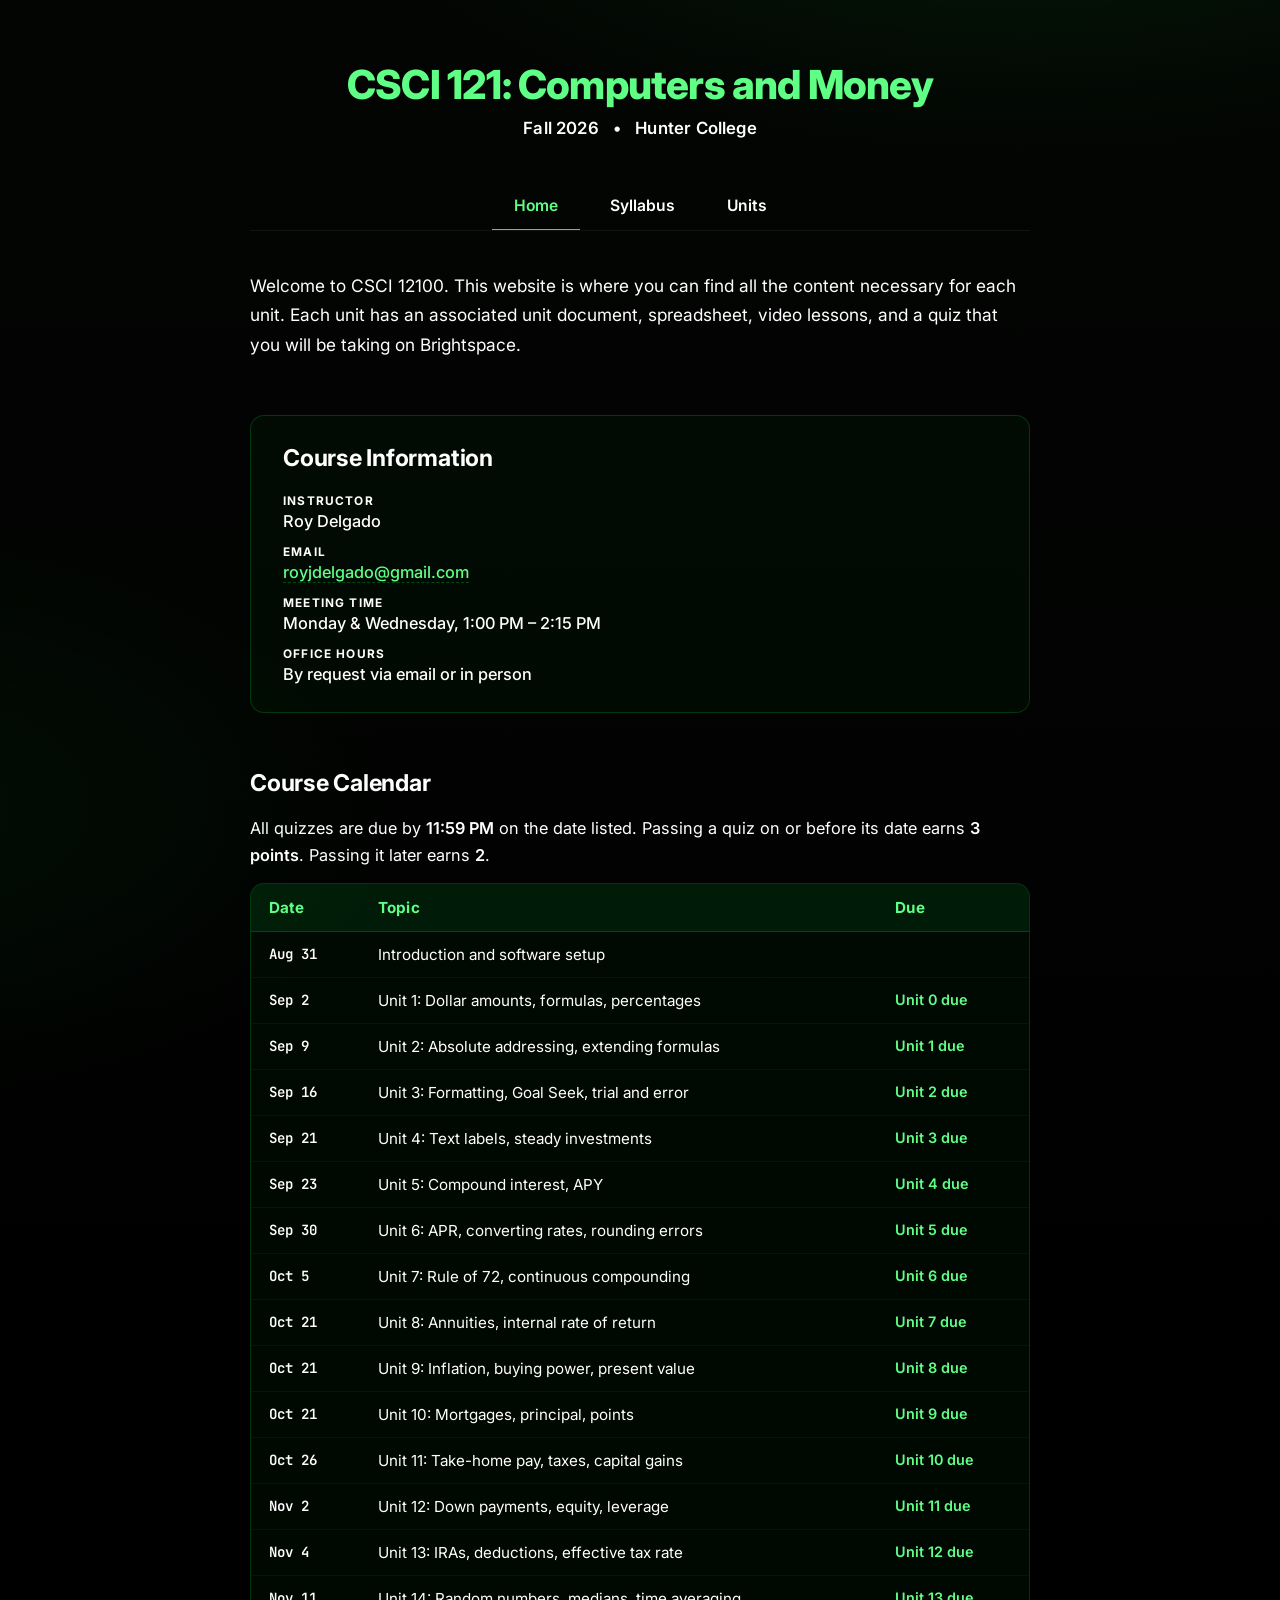
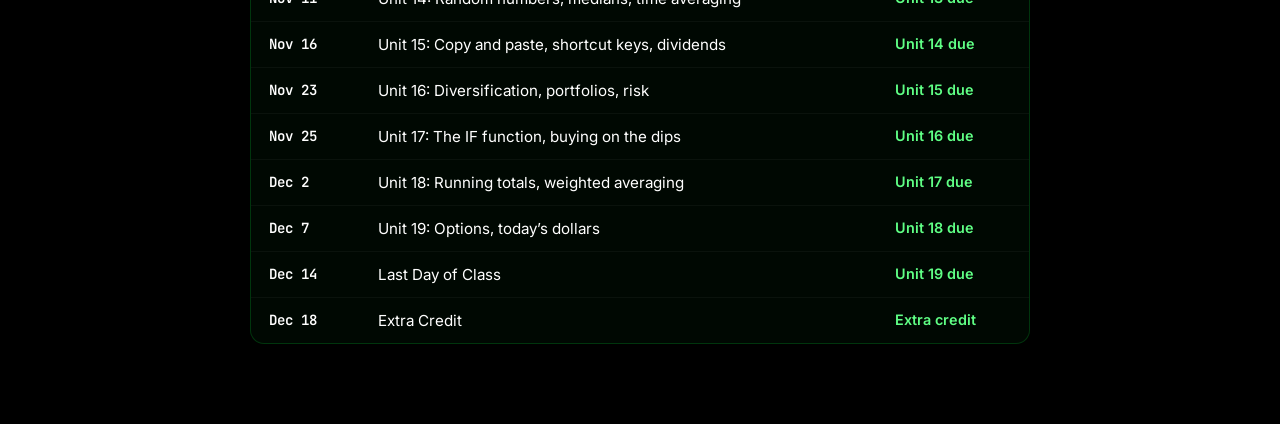
<file: index.html>
<!DOCTYPE html>
<html lang="en">
<head>
<meta charset="UTF-8" />
<meta name="viewport" content="width=device-width, initial-scale=1.0" />
<title>CSCI 121</title>
<link rel="preconnect" href="https://fonts.googleapis.com" />
<link rel="preconnect" href="https://fonts.gstatic.com" crossorigin />
<link href="https://fonts.googleapis.com/css2?family=Inter:wght@400;500;600;700;800&family=JetBrains+Mono:wght@400;500&display=swap" rel="stylesheet" />
<link rel="stylesheet" href="style.css" />
</head>
<body>
<div class="page">

  <header class="hero">
    <h1>CSCI 121: Computers and Money</h1>
    <p class="subtitle">Fall 2026 <span class="sep">&bull;</span> Hunter College</p>
  </header>

  <nav class="tabs" role="tablist">
    <a class="tab active" href="index.html">Home</a>
    <a class="tab" href="syllabus.html">Syllabus</a>
    <a class="tab" href="units.html">Units</a>
  </nav>

  <section class="panel">

    <p class="welcome">
      Welcome to CSCI 12100. This website is where you can find all the content necessary for each unit.
      Each unit has an associated unit document, spreadsheet, video lessons, and a quiz that you will be taking on Brightspace.
    </p>

    <section class="section info-card">
      <h2 class="section-title">Course Information</h2>
      <ul class="info-list">
        <li>
          <span class="label">Instructor</span>
          <span class="value">Roy Delgado</span>
        </li>
        <li>
          <span class="label">Email</span>
          <span class="value"><a href="mailto:royjdelgado@gmail.com">royjdelgado@gmail.com</a></span>
        </li>
        <li>
          <span class="label">Meeting Time</span>
          <span class="value">Monday &amp; Wednesday, 1:00 PM &ndash; 2:15 PM</span>
        </li>

        <li>
          <span class="label">Office Hours</span>
          <span class="value">By request via email or in person</span>
        </li>
      </ul>
    </section>

   

    <section class="section">
      <h2 class="section-title">Course Calendar</h2>
      <p class="prose">
        All quizzes are due by <strong>11:59 PM</strong> on the date listed. Passing a quiz on or before its date
        earns <strong>3 points</strong>. Passing it later earns <strong>2</strong>.
      </p>
      <div class="calendar-wrap">
        <div class="calendar-scroll">
          <table class="calendar">
            <thead>
              <tr>
                <th>Date</th>
                <th>Topic</th>
                <th>Due</th>
              </tr>
            </thead>
            <tbody>
              <tr><td class="date-cell">Aug 31</td><td>Introduction and software setup</td><td class="due-cell"></td></tr>
              <tr><td class="date-cell">Sep 2</td><td>Unit 1: Dollar amounts, formulas, percentages</td><td class="due-cell">Unit 0 due</td></tr>
              <tr><td class="date-cell">Sep 9</td><td>Unit 2: Absolute addressing, extending formulas</td><td class="due-cell">Unit 1 due</td></tr>
              <tr><td class="date-cell">Sep 16</td><td>Unit 3: Formatting, Goal Seek, trial and error</td><td class="due-cell">Unit 2 due</td></tr>
              <tr><td class="date-cell">Sep 21</td><td>Unit 4: Text labels, steady investments</td><td class="due-cell">Unit 3 due</td></tr>
              <tr><td class="date-cell">Sep 23</td><td>Unit 5: Compound interest, APY</td><td class="due-cell">Unit 4 due</td></tr>
              <tr><td class="date-cell">Sep 30</td><td>Unit 6: APR, converting rates, rounding errors</td><td class="due-cell">Unit 5 due</td></tr>
              <tr><td class="date-cell">Oct 5</td><td>Unit 7: Rule of 72, continuous compounding</td><td class="due-cell">Unit 6 due</td></tr>
              <tr><td class="date-cell">Oct 21</td><td>Unit 8: Annuities, internal rate of return</td><td class="due-cell">Unit 7 due</td></tr>
              <tr><td class="date-cell">Oct 21</td><td>Unit 9: Inflation, buying power, present value</td><td class="due-cell">Unit 8 due</td></tr>
              <tr><td class="date-cell">Oct 21</td><td>Unit 10: Mortgages, principal, points</td><td class="due-cell">Unit 9 due</td></tr>
              <tr><td class="date-cell">Oct 26</td><td>Unit 11: Take-home pay, taxes, capital gains</td><td class="due-cell">Unit 10 due</td></tr>
              <tr><td class="date-cell">Nov 2</td><td>Unit 12: Down payments, equity, leverage</td><td class="due-cell">Unit 11 due</td></tr>
              <tr><td class="date-cell">Nov 4</td><td>Unit 13: IRAs, deductions, effective tax rate</td><td class="due-cell">Unit 12 due</td></tr>
              <tr><td class="date-cell">Nov 11</td><td>Unit 14: Random numbers, medians, time averaging</td><td class="due-cell">Unit 13 due</td></tr>
              <tr><td class="date-cell">Nov 16</td><td>Unit 15: Copy and paste, shortcut keys, dividends</td><td class="due-cell">Unit 14 due</td></tr>
              <tr><td class="date-cell">Nov 23</td><td>Unit 16: Diversification, portfolios, risk</td><td class="due-cell">Unit 15 due</td></tr>
              <tr><td class="date-cell">Nov 25</td><td>Unit 17: The IF function, buying on the dips</td><td class="due-cell">Unit 16 due</td></tr>
              <tr><td class="date-cell">Dec 2</td><td>Unit 18: Running totals, weighted averaging</td><td class="due-cell">Unit 17 due</td></tr>
              <tr><td class="date-cell">Dec 7</td><td>Unit 19: Options, today&rsquo;s dollars</td><td class="due-cell">Unit 18 due</td></tr>
              <tr><td class="date-cell">Dec 14</td><td>Last Day of Class</td><td class="due-cell">Unit 19 due</td></tr>
              <tr><td class="date-cell">Dec 18</td><td>Extra Credit</td><td class="due-cell">Extra credit</td></tr>
            </tbody>
          </table>
        </div>
      </div>
    </section>

  </section>

</div>
</body>
</html>
</file>
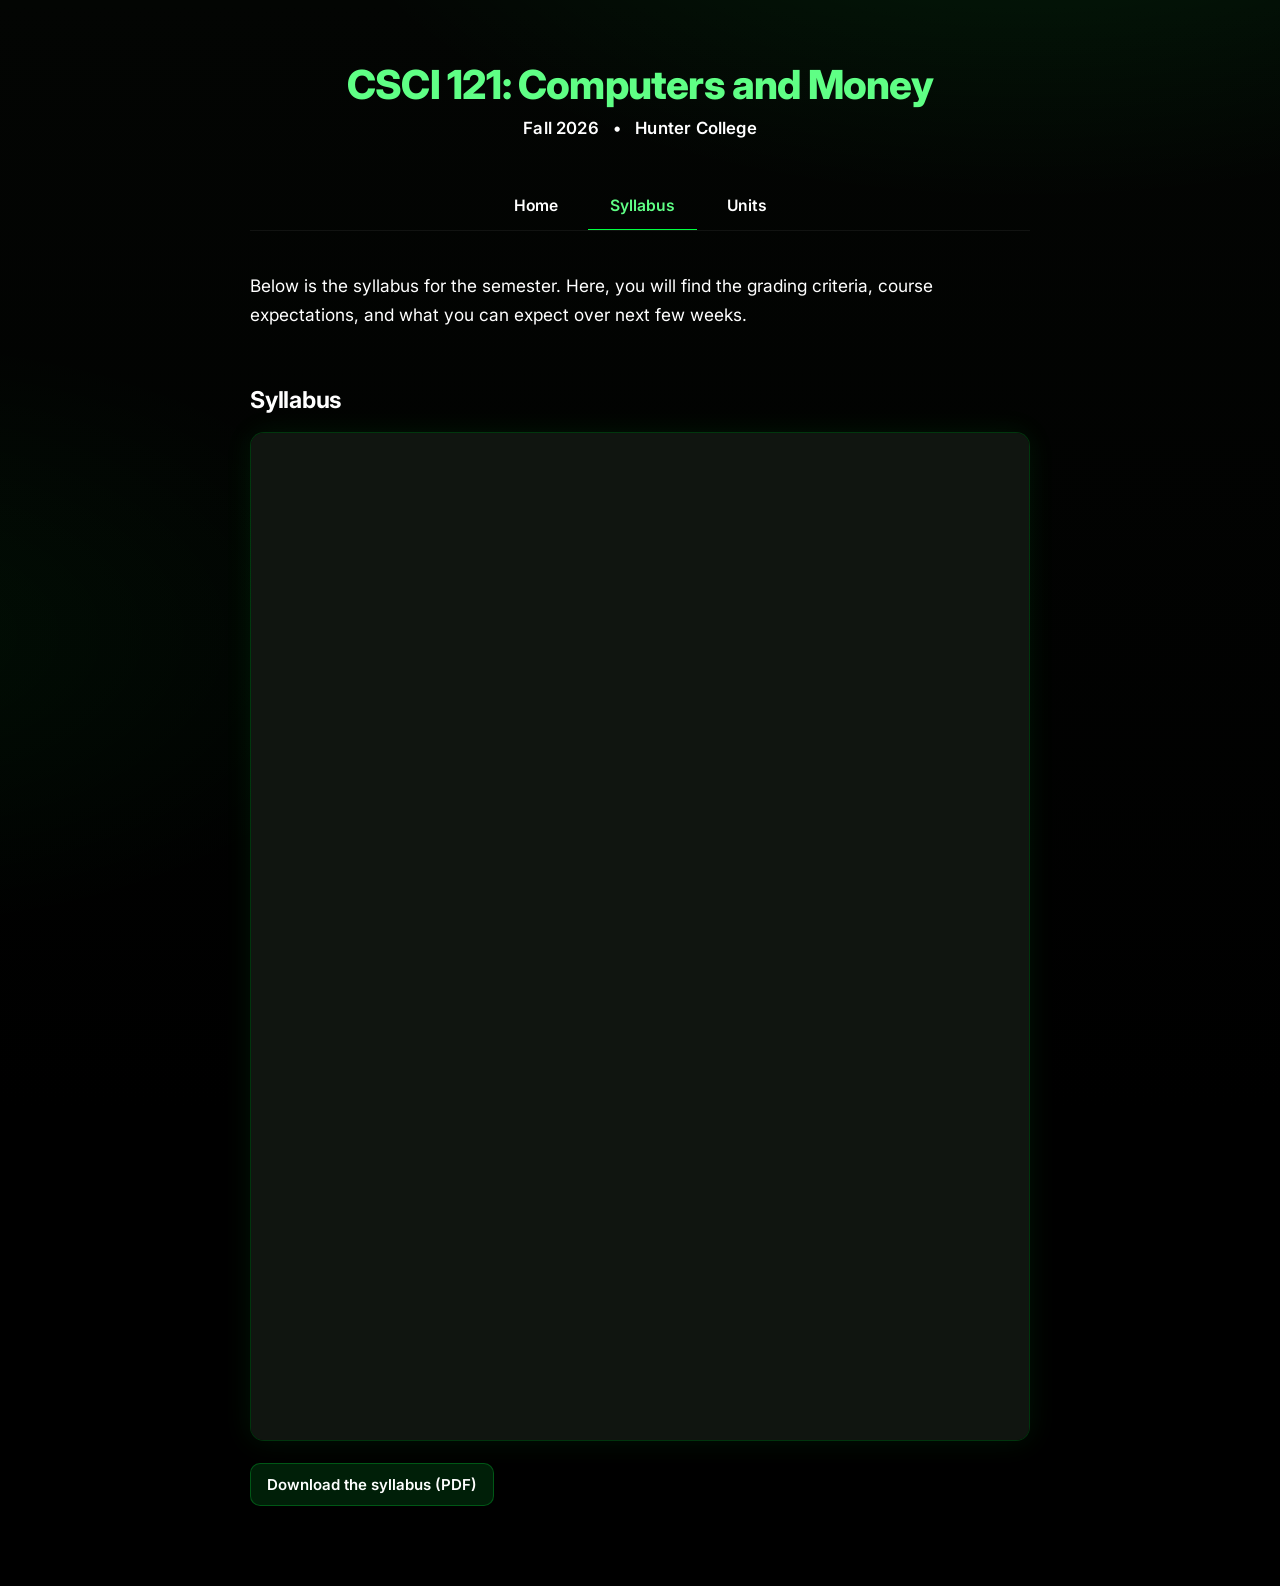
<file: syllabus.html>
<!DOCTYPE html>
<html lang="en">
<head>
<meta charset="UTF-8" />
<meta name="viewport" content="width=device-width, initial-scale=1.0" />
<title>Syllabus</title>
<link rel="preconnect" href="https://fonts.googleapis.com" />
<link rel="preconnect" href="https://fonts.gstatic.com" crossorigin />
<link href="https://fonts.googleapis.com/css2?family=Inter:wght@400;500;600;700;800&family=JetBrains+Mono:wght@400;500&display=swap" rel="stylesheet" />
<link rel="stylesheet" href="style.css" />
</head>
<body>
<div class="page">

  <header class="hero">
    <h1>CSCI 121: Computers and Money</h1>
    <p class="subtitle">Fall 2026 <span class="sep">&bull;</span> Hunter College</p>
  </header>

  <nav class="tabs" role="tablist">
    <a class="tab" href="index.html">Home</a>
    <a class="tab active" href="syllabus.html">Syllabus</a>
    <a class="tab" href="units.html">Units</a>
  </nav>

  <section class="panel">
    <p class="welcome">
      Below is the syllabus for the semester. Here, you will find the grading criteria, course expectations, and what you can expect over next few weeks.
    </p>

    <h2 class="section-title">Syllabus</h2>
    <div class="pdf-viewer-wrap" aria-label="Embedded course syllabus PDF">
      <object class="pdf-viewer" data="Materials/Syllabus/CSCI_121_Syllabus.pdf" type="application/pdf">
        <iframe class="pdf-viewer" src="Materials/Syllabus/CSCI_121_Syllabus.pdf" title="CSCI 121 Syllabus"></iframe>
      </object>
    </div>
    <div class="file-row">
      <a class="btn btn-primary" href="Materials/Syllabus/CSCI_121_Syllabus.pdf" target="_blank" rel="noopener noreferrer">Download the syllabus (PDF)</a>
    </div>
  </section>

</div>
</body>
</html>
</file>
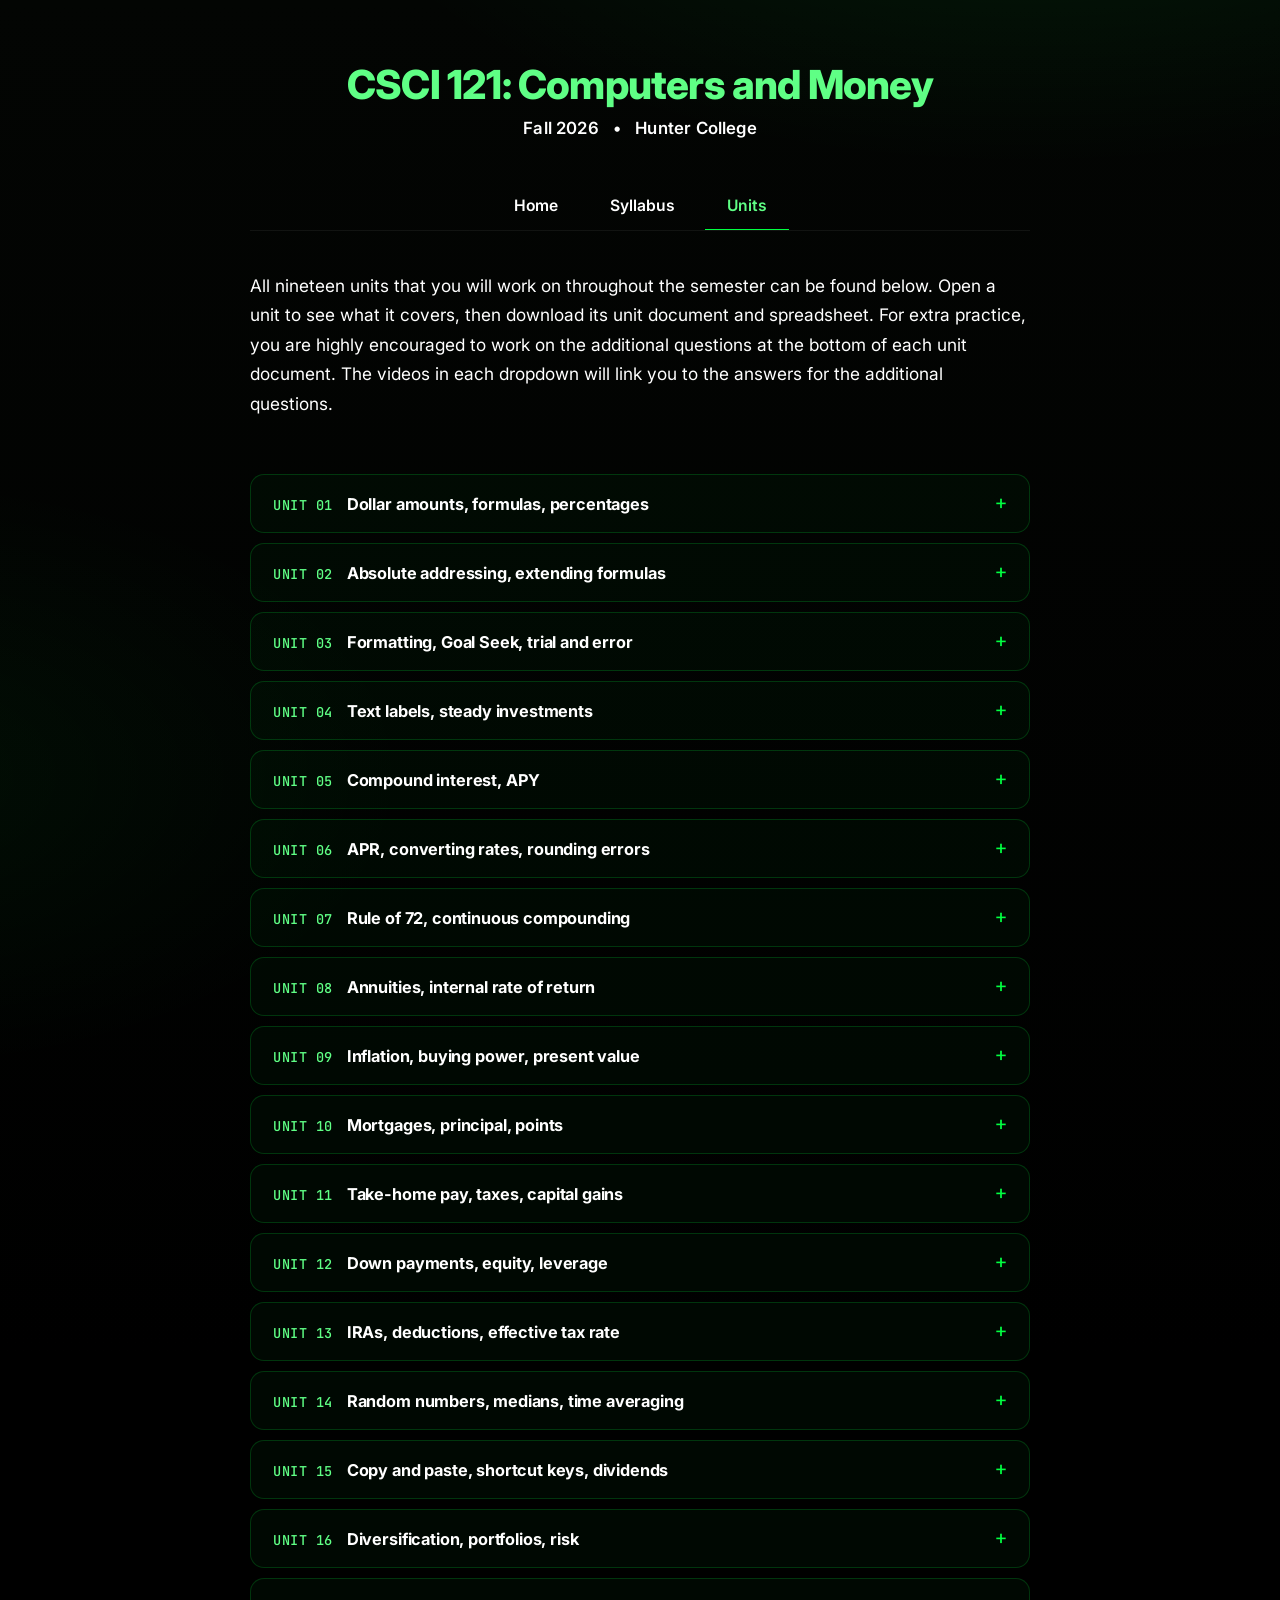
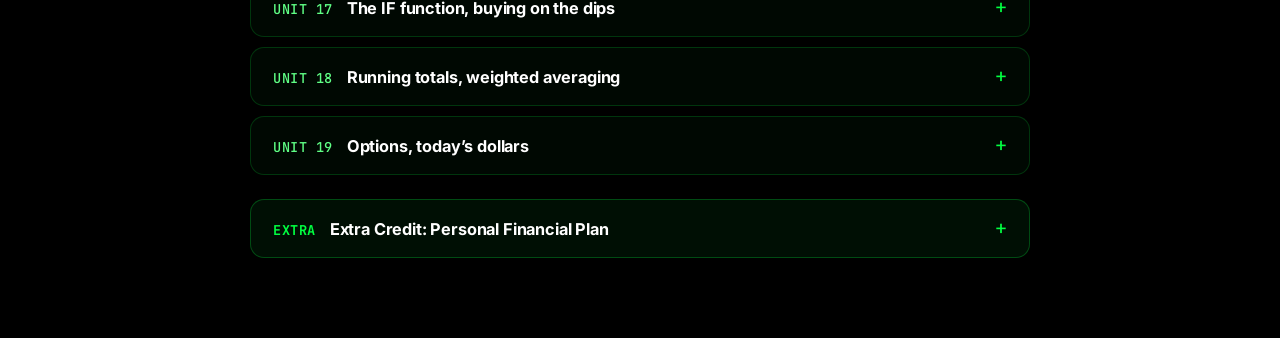
<file: units.html>
<!DOCTYPE html>
<html lang="en">
<head>
<meta charset="UTF-8" />
<meta name="viewport" content="width=device-width, initial-scale=1.0" />
<title>Units</title>
<link rel="preconnect" href="https://fonts.googleapis.com" />
<link rel="preconnect" href="https://fonts.gstatic.com" crossorigin />
<link href="https://fonts.googleapis.com/css2?family=Inter:wght@400;500;600;700;800&family=JetBrains+Mono:wght@400;500&display=swap" rel="stylesheet" />
<link rel="stylesheet" href="style.css" />
</head>
<body>
<div class="page">

  <header class="hero">
    <h1>CSCI 121: Computers and Money</h1>
    <p class="subtitle">Fall 2026 <span class="sep">&bull;</span> Hunter College</p>
  </header>

  <nav class="tabs" role="tablist">
    <a class="tab" href="index.html">Home</a>
    <a class="tab" href="syllabus.html">Syllabus</a>
    <a class="tab active" href="units.html">Units</a>
  </nav>

  <section class="panel">
    <p class="welcome">
      All nineteen units that you will work on throughout the semester can be found below. Open a unit to see what it covers, then download its unit document and
      spreadsheet. For extra practice, you are highly encouraged to work on the additional questions at the bottom of each unit document. The videos in each dropdown will link you to the answers
      for the additional questions.
    </p>

    <div class="unit-list">
    <details class="unit" id="unit01">
      <summary><span class="unit-num">UNIT 01</span><span class="unit-name">Dollar amounts, formulas, percentages</span></summary>
      <div class="unit-body">
        <div class="meta-grid">
          <div class="meta-block">
            <h4>Money Concept</h4>
            <ul>
              <li>Increasing by a percentage</li>
            </ul>
          </div>
          <div class="meta-block">
            <h4>Spreadsheet Skills</h4>
            <ul>
              <li>Entering a number</li>
              <li>Entering a percentage</li>
              <li>Entering a formula</li>
              <li>Calculating a percentage of a number</li>
            </ul>
          </div>
        </div>
        <h4 class="sub-head">Files Download</h4>
        <div class="file-row">
          <a class="btn btn-primary" href="Materials/Units/Unit01/unit01.doc" download>Unit Document</a>
          <a class="btn" href="Materials/Units/Unit01/unit01.xls" download>Spreadsheet</a>
        </div>
        <h4 class="sub-head">Additional Questions Videos</h4>
        <div class="video-row">
          <a class="vid" href="https://www.dropbox.com/sh/98w49wi9xnwzbu3/AAD4Xuh_hJVEtaUrUU6S_zPJa?dl=0&amp;preview=CM1.1.avi" target="_blank" rel="noopener noreferrer">Question 1</a>
          <a class="vid" href="https://www.dropbox.com/sh/98w49wi9xnwzbu3/AAAfUBys_UQsDN4y76hkX6JFa/CM1.2.avi?dl=0" target="_blank" rel="noopener noreferrer">Question 2</a>
          <a class="vid" href="https://www.dropbox.com/sh/98w49wi9xnwzbu3/AAChkC8T1UtiPIe0B0TYOL_Ia/CM1.3.avi?dl=0" target="_blank" rel="noopener noreferrer">Question 3</a>
        </div>
      </div>
    </details>

    <details class="unit" id="unit02">
      <summary><span class="unit-num">UNIT 02</span><span class="unit-name">Absolute addressing, extending formulas</span></summary>
      <div class="unit-body">
        <div class="meta-grid">
          <div class="meta-block">
            <h4>Money Concept</h4>
            <ul>
              <li>Increasing by a fixed percentage over multiple periods</li>
            </ul>
          </div>
          <div class="meta-block">
            <h4>Spreadsheet Skills</h4>
            <ul>
              <li>Absolute addressing</li>
              <li>Selecting several cells</li>
              <li>Extending a series of values</li>
              <li>Extending a series of formulae</li>
            </ul>
          </div>
        </div>
        <h4 class="sub-head">Files Download</h4>
        <div class="file-row">
          <a class="btn btn-primary" href="Materials/Units/Unit02/unit02.doc" download>Unit Document</a>
          <a class="btn" href="Materials/Units/Unit02/unit02.xls" download>Spreadsheet</a>
          <a class="btn" href="Materials/Units/Unit02/Hints02.docx" download>Hints for Additional Questions</a>
        </div>
        <h4 class="sub-head">Additional Questions Videos</h4>
        <div class="video-row">
          <a class="vid" href="https://www.dropbox.com/sh/98w49wi9xnwzbu3/AAD8XQKCsokTnb4dDhOu8fcSa/CM2.1.avi?dl=0" target="_blank" rel="noopener noreferrer">Question 1</a>
          <a class="vid" href="https://www.dropbox.com/sh/98w49wi9xnwzbu3/AADIBTYca23IMcqR1ESl4zdsa/CM2.3.avi?dl=0" target="_blank" rel="noopener noreferrer">Question 3</a>
          <a class="vid" href="https://www.dropbox.com/sh/98w49wi9xnwzbu3/AAATv7t0o9yJ3FJUIhm193VEa/CM2.0ExtendingASeries.avi?dl=0" target="_blank" rel="noopener noreferrer">Extending a Series</a>
        </div>
      </div>
    </details>

    <details class="unit" id="unit03">
      <summary><span class="unit-num">UNIT 03</span><span class="unit-name">Formatting, Goal Seek, trial and error</span></summary>
      <div class="unit-body">
        <div class="meta-grid">
          <div class="meta-block">
            <h4>Money Concept</h4>
            <ul>
              <li>Calculating the percentage increase between two values</li>
            </ul>
          </div>
          <div class="meta-block">
            <h4>Spreadsheet Skills</h4>
            <ul>
              <li>Formatting values</li>
              <li>Using trial and error to determine a value</li>
              <li>Using a numerical method (Goal Seek) to determine a value</li>
            </ul>
          </div>
        </div>
        <h4 class="sub-head">Files Download</h4>
        <div class="file-row">
          <a class="btn btn-primary" href="Materials/Units/Unit03/unit03.doc" download>Unit Document</a>
          <a class="btn" href="Materials/Units/Unit03/unit03.xls" download>Spreadsheet</a>
          <a class="btn" href="Materials/Units/Unit03/Hints03.docx" download>Hints for Additional Questions</a>
        </div>
        <h4 class="sub-head">Additional Questions Videos</h4>
        <div class="video-row">
          <a class="vid" href="https://www.dropbox.com/sh/98w49wi9xnwzbu3/AACPd0jImgoD_oXfWj9RlVUKa/CM3.1.avi?dl=0" target="_blank" rel="noopener noreferrer">Question 1</a>
          <a class="vid" href="https://www.dropbox.com/sh/98w49wi9xnwzbu3/AACaEHlYHoQT7_89mtPxwxnUa/CM3.3.avi?dl=0" target="_blank" rel="noopener noreferrer">Question 3</a>
          <a class="vid" href="https://www.dropbox.com/sh/98w49wi9xnwzbu3/AAAh14-5okOrClnjZqGTNKsAa/CM3.4.avi?dl=0" target="_blank" rel="noopener noreferrer">Question 4</a>
          <a class="vid" href="https://www.dropbox.com/sh/98w49wi9xnwzbu3/AAB02mgBXqp_7NBVUqlf2sj4a/CM3.6.avi?dl=0" target="_blank" rel="noopener noreferrer">Question 6</a>
        </div>
      </div>
    </details>

    <details class="unit" id="unit04">
      <summary><span class="unit-num">UNIT 04</span><span class="unit-name">Text labels, steady investments</span></summary>
      <div class="unit-body">
        <div class="meta-grid">
          <div class="meta-block">
            <h4>Money Concept</h4>
            <ul>
              <li>BEGIN/END: Additional yearly investment at a fixed rate</li>
            </ul>
          </div>
          <div class="meta-block">
            <h4>Spreadsheet Skills</h4>
            <ul>
              <li>Entering text labels</li>
              <li>Horizontal alignment</li>
            </ul>
          </div>
        </div>
        <h4 class="sub-head">Files Download</h4>
        <div class="file-row">
          <a class="btn btn-primary" href="Materials/Units/Unit04/unit04.doc" download>Unit Document</a>
          <a class="btn" href="Materials/Units/Unit04/unit04.xls" download>Spreadsheet</a>
          <a class="btn" href="Materials/Units/Unit04/Hints04.docx" download>Hints for Additional Questions</a>
        </div>
        <h4 class="sub-head">Additional Questions Videos</h4>
        <div class="video-row">
          <a class="vid" href="https://www.dropbox.com/sh/98w49wi9xnwzbu3/AAArKN826bZkTeZ6cam1W0-Ia/CM4.1.avi?dl=0" target="_blank" rel="noopener noreferrer">Question 1</a>
          <a class="vid" href="https://www.dropbox.com/sh/98w49wi9xnwzbu3/AAAXnOHQsoDPJI182sPWFj7ca/CM4.2.avi?dl=0" target="_blank" rel="noopener noreferrer">Question 2</a>
          <a class="vid" href="https://www.dropbox.com/sh/98w49wi9xnwzbu3/AADCFCnyyZFT0Wa-q9CW3bG3a/CM4.3.avi?dl=0" target="_blank" rel="noopener noreferrer">Question 3</a>
          <a class="vid" href="https://www.dropbox.com/sh/98w49wi9xnwzbu3/AAD3uuiYlBEiMO6tj5f0j0TQa/CM4.4.avi?dl=0" target="_blank" rel="noopener noreferrer">Question 4</a>
          <a class="vid" href="https://www.dropbox.com/sh/98w49wi9xnwzbu3/AACDbQwNaRoX61CFuDTa1Yq2a/CM4.5.avi?dl=0" target="_blank" rel="noopener noreferrer">Question 5</a>
          <a class="vid" href="https://www.dropbox.com/sh/98w49wi9xnwzbu3/AAASmO11oZSDZlpo3fvjRCZta/CM4.6.avi?dl=0" target="_blank" rel="noopener noreferrer">Question 6</a>
          <a class="vid" href="https://www.dropbox.com/sh/98w49wi9xnwzbu3/AAB6OGN4nbvgm6kT--qNDG4Wa/CM4.7.avi?dl=0" target="_blank" rel="noopener noreferrer">Question 7</a>
        </div>
      </div>
    </details>

    <details class="unit" id="unit05">
      <summary><span class="unit-num">UNIT 05</span><span class="unit-name">Compound interest, APY</span></summary>
      <div class="unit-body">
        <div class="meta-grid">
          <div class="meta-block">
            <h4>Money Concepts</h4>
            <ul>
              <li>APY</li>
              <li>Relation between simple, monthly, and annual interest rates</li>
            </ul>
          </div>
          <div class="meta-block">
            <h4>Spreadsheet Skill</h4>
            <ul>
              <li>Using a spreadsheet for simple calculations</li>
            </ul>
          </div>
        </div>
        <h4 class="sub-head">Files Download</h4>
        <div class="file-row">
          <a class="btn btn-primary" href="Materials/Units/Unit05/unit05.doc" download>Unit Document</a>
          <a class="btn" href="Materials/Units/Unit05/unit05.xls" download>Spreadsheet</a>
          <a class="btn" href="Materials/Units/Unit05/Hints05.docx" download>Hints for Additional Questions</a>
        </div>
        <h4 class="sub-head">Additional Questions Videos</h4>
        <div class="video-row">
          <a class="vid" href="https://www.dropbox.com/sh/98w49wi9xnwzbu3/AADNk6m6JodQ3WfZ9geowbr6a/CM5.1.avi?dl=0" target="_blank" rel="noopener noreferrer">Question 1</a>
          <a class="vid" href="https://www.dropbox.com/sh/98w49wi9xnwzbu3/AAAqJ_hO8yFQTh3DOD7bpizga/CM5.2.mp4?dl=0" target="_blank" rel="noopener noreferrer">Question 2</a>
          <a class="vid" href="https://www.dropbox.com/sh/98w49wi9xnwzbu3/AACCTprEeCclqI6ncG3Czfmya/CM5.3.avi?dl=0" target="_blank" rel="noopener noreferrer">Question 3</a>
          <a class="vid" href="https://www.dropbox.com/sh/98w49wi9xnwzbu3/AAAa24cFNCO3IncOakOiLUuDa/CM5.4.avi?dl=0" target="_blank" rel="noopener noreferrer">Question 4</a>
          <a class="vid" href="https://www.dropbox.com/sh/98w49wi9xnwzbu3/AAAimNOAO87t3JCVZSCsjVpga/CM5.5a.avi?dl=0" target="_blank" rel="noopener noreferrer">Question 5a</a>
          <a class="vid" href="https://www.dropbox.com/sh/98w49wi9xnwzbu3/AABAERHLxFckOkm56uWgsnbfa/CM5.5b.avi?dl=0" target="_blank" rel="noopener noreferrer">Question 5b</a>
        </div>
      </div>
    </details>

    <details class="unit" id="unit06">
      <summary><span class="unit-num">UNIT 06</span><span class="unit-name">APR, converting rates, rounding errors</span></summary>
      <div class="unit-body">
        <div class="meta-grid">
          <div class="meta-block">
            <h4>Money Concepts</h4>
            <ul>
              <li>APY and APR</li>
              <li>Relation between interest rates of different periods</li>
            </ul>
          </div>
          <div class="meta-block">
            <h4>Spreadsheet Skills</h4>
            <ul>
              <li>Effect of rounding errors</li>
              <li>Direct calculation of percentage increase</li>
            </ul>
          </div>
        </div>
        <h4 class="sub-head">Files Download</h4>
        <div class="file-row">
          <a class="btn btn-primary" href="Materials/Units/Unit06/unit06.doc" download>Unit Document</a>
          <a class="btn" href="Materials/Units/Unit06/unit06Solution1.xls" download>Spreadsheet (Solution 1)</a>
          <a class="btn" href="Materials/Units/Unit06/unit06Solution2.xls" download>Spreadsheet (Solution 2)</a>
          <a class="btn" href="Materials/Units/Unit06/unit06Solution3.xls" download>Spreadsheet (Solution 3)</a>
          <a class="btn" href="Materials/Units/Unit06/Hints06.docx" download>Hints for Additional Questions</a>
        </div>
        <h4 class="sub-head">Additional Questions Videos</h4>
        <div class="video-row">
          <a class="vid" href="https://www.dropbox.com/sh/98w49wi9xnwzbu3/AADD2v4gR3AfgtxVxpPvOIvPa/CM6.1.avi?dl=0" target="_blank" rel="noopener noreferrer">Question 1</a>
          <a class="vid" href="https://www.dropbox.com/sh/98w49wi9xnwzbu3/AABl2wyaZ9JOz7-Ojg6Hw_jIa/CM6.2.avi?dl=0" target="_blank" rel="noopener noreferrer">Question 2</a>
          <a class="vid" href="https://www.dropbox.com/sh/98w49wi9xnwzbu3/AADaWvfZeoPdiG6hcc6lnrLla/CM6.5.avi?dl=0" target="_blank" rel="noopener noreferrer">Question 5</a>
          <a class="vid" href="https://www.dropbox.com/sh/98w49wi9xnwzbu3/AAA-xPutwKEBJAGgsOWKRZvya/CM6.6.avi?dl=0" target="_blank" rel="noopener noreferrer">Question 6</a>
          <a class="vid" href="https://www.dropbox.com/sh/98w49wi9xnwzbu3/AADR6x_nqNNLei6rI0ysHXoca/CM6.7.avi?dl=0" target="_blank" rel="noopener noreferrer">Question 7</a>
          <a class="vid" href="https://www.dropbox.com/sh/98w49wi9xnwzbu3/AABUipRAxxP_s7HKSWjOQOTOa/CM6.8.avi?dl=0" target="_blank" rel="noopener noreferrer">Question 8</a>
        </div>
      </div>
    </details>

    <details class="unit" id="unit07">
      <summary><span class="unit-num">UNIT 07</span><span class="unit-name">Rule of 72, continuous compounding</span></summary>
      <div class="unit-body">
        <div class="meta-grid">
          <div class="meta-block">
            <h4>Money Concepts</h4>
            <ul>
              <li>Continuous compounding</li>
              <li>Simple interest</li>
              <li>Rule of 72</li>
            </ul>
          </div>
        </div>
        <h4 class="sub-head">Files Download</h4>
        <div class="file-row">
          <a class="btn btn-primary" href="Materials/Units/Unit07/unit07.doc" download>Unit Document</a>
          <a class="btn" href="Materials/Units/Unit07/unit07.xls" download>Spreadsheet</a>
          <a class="btn" href="Materials/Units/Unit07/Hints07.docx" download>Hints for Additional Questions</a>
        </div>
        <h4 class="sub-head">Additional Questions Videos</h4>
        <div class="video-row">
          <a class="vid" href="https://www.dropbox.com/sh/98w49wi9xnwzbu3/AADGc71bgiXIVsqVFNW068oOa/CM7.1.avi?dl=0" target="_blank" rel="noopener noreferrer">Question 1</a>
          <a class="vid" href="https://www.dropbox.com/sh/98w49wi9xnwzbu3/AACwT7rb1hatWofU3D1hx9nia/CM7.3.avi?dl=0" target="_blank" rel="noopener noreferrer">Question 3</a>
          <a class="vid" href="https://www.dropbox.com/sh/98w49wi9xnwzbu3/AADj5RtPOrb31tjDtl9u25DFa/CM7.5.avi?dl=0" target="_blank" rel="noopener noreferrer">Question 5</a>
          <a class="vid" href="https://www.dropbox.com/sh/98w49wi9xnwzbu3/AABGZU2ivbbp2f3MSWNZrlmea/CM7.6.avi?dl=0" target="_blank" rel="noopener noreferrer">Question 6</a>
        </div>
      </div>
    </details>

    <details class="unit" id="unit08">
      <summary><span class="unit-num">UNIT 08</span><span class="unit-name">Annuities, internal rate of return</span></summary>
      <div class="unit-body">
        <div class="meta-grid">
          <div class="meta-block">
            <h4>Money Concepts</h4>
            <ul>
              <li>IRR: Internal Rate of Return</li>
              <li>Annuity</li>
            </ul>
          </div>
        </div>
        <h4 class="sub-head">Files Download</h4>
        <div class="file-row">
          <a class="btn btn-primary" href="Materials/Units/Unit08/unit08.doc" download>Unit Document</a>
          <a class="btn" href="Materials/Units/Unit08/unit08.xls" download>Spreadsheet</a>
          <a class="btn" href="Materials/Units/Unit08/Hints08.docx" download>Hints for Additional Questions</a>
        </div>
        <h4 class="sub-head">Additional Questions Videos</h4>
        <div class="video-row">
          <a class="vid" href="https://www.dropbox.com/sh/98w49wi9xnwzbu3/AAAd__CwjfjS9E_p7eUZ9L_ga/CM8.2a.avi?dl=0" target="_blank" rel="noopener noreferrer">Question 2a</a>
          <a class="vid" href="https://www.dropbox.com/sh/98w49wi9xnwzbu3/AADnApvbP_x8TExze_CfRm0Ia/CM8.2b.avi?dl=0" target="_blank" rel="noopener noreferrer">Question 2b</a>
          <a class="vid" href="https://www.dropbox.com/sh/98w49wi9xnwzbu3/AAAH7GROkXg4cLqVtAnvjEFHa/CM8.3.avi?dl=0" target="_blank" rel="noopener noreferrer">Question 3</a>
          <a class="vid" href="https://www.dropbox.com/sh/98w49wi9xnwzbu3/AAC-UggDNnwgVPl0SRMF7gGHa/CM8.5.avi?dl=0" target="_blank" rel="noopener noreferrer">Question 5</a>
        </div>
      </div>
    </details>

    <details class="unit" id="unit09">
      <summary><span class="unit-num">UNIT 09</span><span class="unit-name">Inflation, buying power, present value</span></summary>
      <div class="unit-body">
        <div class="meta-grid">
          <div class="meta-block">
            <h4>Money Concepts</h4>
            <ul>
              <li>Inflation</li>
              <li>Present value of a future payment</li>
              <li>Real rate of return</li>
            </ul>
          </div>
        </div>
        <h4 class="sub-head">Files Download</h4>
        <div class="file-row">
          <a class="btn btn-primary" href="Materials/Units/Unit09/unit09.doc" download>Unit Document</a>
          <a class="btn" href="Materials/Units/Unit09/unit09.xls" download>Spreadsheet</a>
          <a class="btn" href="Materials/Units/Unit09/Hints09.docx" download>Hints for Additional Questions</a>
        </div>
        <h4 class="sub-head">Additional Questions Videos</h4>
        <div class="video-row">
          <a class="vid" href="https://www.dropbox.com/sh/98w49wi9xnwzbu3/AACyF9-IeWGcuNRLp9-Wppz-a/CM9.1.avi?dl=0" target="_blank" rel="noopener noreferrer">Question 1</a>
          <a class="vid" href="https://www.dropbox.com/sh/98w49wi9xnwzbu3/AADmaNZAjYsMxcdgvyl_zuyTa/CM9.2.avi?dl=0" target="_blank" rel="noopener noreferrer">Question 2</a>
          <a class="vid" href="https://www.dropbox.com/sh/98w49wi9xnwzbu3/AABpJ8zDR5BEnmOJDsdX8oJMa/CM9.4.avi?dl=0" target="_blank" rel="noopener noreferrer">Question 4</a>
        </div>
      </div>
    </details>

    <details class="unit" id="unit10">
      <summary><span class="unit-num">UNIT 10</span><span class="unit-name">Mortgages, principal, points</span></summary>
      <div class="unit-body">
        <div class="meta-grid">
          <div class="meta-block">
            <h4>Money Concepts</h4>
            <ul>
              <li>Fixed-rate mortgages</li>
              <li>Points</li>
            </ul>
          </div>
        </div>
        <h4 class="sub-head">Files Download</h4>
        <div class="file-row">
          <a class="btn btn-primary" href="Materials/Units/Unit10/unit10.doc" download>Unit Document</a>
          <a class="btn" href="Materials/Units/Unit10/unit10.xls" download>Spreadsheet</a>
          <a class="btn" href="Materials/Units/Unit10/Hints10.docx" download>Hints for Additional Questions</a>
        </div>
        <h4 class="sub-head">Additional Questions Videos</h4>
        <div class="video-row">
          <a class="vid" href="https://www.dropbox.com/sh/98w49wi9xnwzbu3/AAC5DuxkfDTmLDuSyaEE1kN1a/CM10.1b.avi?dl=0" target="_blank" rel="noopener noreferrer">Question 1b</a>
          <a class="vid" href="https://www.dropbox.com/sh/98w49wi9xnwzbu3/AAChpNcA-LOlMZpr_gPLxRswa/CM10.2.avi?dl=0" target="_blank" rel="noopener noreferrer">Question 2</a>
          <a class="vid" href="https://www.dropbox.com/sh/98w49wi9xnwzbu3/AABzfB_HbGXL5wLOj6Pn7JQda/CM10.5.avi?dl=0" target="_blank" rel="noopener noreferrer">Question 5</a>
        </div>
      </div>
    </details>

    <details class="unit" id="unit11">
      <summary><span class="unit-num">UNIT 11</span><span class="unit-name">Take-home pay, taxes, capital gains</span></summary>
      <div class="unit-body">
        <div class="meta-grid">
          <div class="meta-block">
            <h4>Money Concepts</h4>
            <ul>
              <li>Marginal tax rate</li>
              <li>Real purchasing power</li>
              <li>Take-home pay</li>
              <li>Gross pay</li>
              <li>Capital gains</li>
              <li>Capital gains tax rate</li>
            </ul>
          </div>
        </div>
        <h4 class="sub-head">Files Download</h4>
        <div class="file-row">
          <a class="btn btn-primary" href="Materials/Units/Unit11/unit11.doc" download>Unit Document</a>
          <a class="btn" href="Materials/Units/Unit11/unit11.xls" download>Spreadsheet</a>
          <a class="btn" href="Materials/Units/Unit11/Hints11.docx" download>Hints for Additional Questions</a>
        </div>
        <h4 class="sub-head">Additional Questions Videos</h4>
        <div class="video-row">
          <a class="vid" href="https://www.dropbox.com/sh/98w49wi9xnwzbu3/AAAi5ylGZT2FCeuSpmw-PWnZa/CM11.1.avi?dl=0" target="_blank" rel="noopener noreferrer">Question 1</a>
          <a class="vid" href="https://www.dropbox.com/sh/98w49wi9xnwzbu3/AAAEzxbq5ftSSYpkMWANp0lAa/CM11.2a.avi?dl=0" target="_blank" rel="noopener noreferrer">Question 2a</a>
          <a class="vid" href="https://www.dropbox.com/sh/98w49wi9xnwzbu3/AABMw924-IPtD2reY6vIcoJYa/CM11.2b.avi?dl=0" target="_blank" rel="noopener noreferrer">Question 2b</a>
          <a class="vid" href="https://www.dropbox.com/sh/98w49wi9xnwzbu3/AADWpx8Gd80ZhoB1lN0ZNhyka/CM11.3.avi?dl=0" target="_blank" rel="noopener noreferrer">Question 3</a>
          <a class="vid" href="https://www.dropbox.com/sh/98w49wi9xnwzbu3/AADRY8GABQaBfJcEMszx5PV0a/CM11.4.avi?dl=0" target="_blank" rel="noopener noreferrer">Question 4</a>
          <a class="vid" href="https://www.dropbox.com/sh/98w49wi9xnwzbu3/AAD9xs8ZViT9YfhKWKlUiosJa/CM11.5.avi?dl=0" target="_blank" rel="noopener noreferrer">Question 5</a>
        </div>
      </div>
    </details>

    <details class="unit" id="unit12">
      <summary><span class="unit-num">UNIT 12</span><span class="unit-name">Down payments, equity, leverage</span></summary>
      <div class="unit-body">
        <div class="meta-grid">
          <div class="meta-block">
            <h4>Money Concepts</h4>
            <ul>
              <li>Equity</li>
              <li>Down-payment</li>
              <li>Leveraged investments</li>
            </ul>
          </div>
        </div>
        <h4 class="sub-head">Files Download</h4>
        <div class="file-row">
          <a class="btn btn-primary" href="Materials/Units/Unit12/unit12.doc" download>Unit Document</a>
          <a class="btn" href="Materials/Units/Unit12/unit12.xls" download>Spreadsheet</a>
          <a class="btn" href="Materials/Units/Unit12/Hints12.docx" download>Hints for Additional Questions</a>
        </div>
        <h4 class="sub-head">Additional Questions Videos</h4>
        <div class="video-row">
          <a class="vid" href="https://www.dropbox.com/sh/98w49wi9xnwzbu3/AAAgTyTeCy5jGd9MnZgXNiJBa/CM12.4.avi?dl=0" target="_blank" rel="noopener noreferrer">Question 4</a>
          <a class="vid" href="https://www.dropbox.com/sh/98w49wi9xnwzbu3/AAAeyh0LeXlq2OkdNLVjgutJa/CM12.5.avi?dl=0" target="_blank" rel="noopener noreferrer">Question 5</a>
        </div>
      </div>
    </details>

    <details class="unit" id="unit13">
      <summary><span class="unit-num">UNIT 13</span><span class="unit-name">IRAs, deductions, effective tax rate</span></summary>
      <div class="unit-body">
        <div class="meta-grid">
          <div class="meta-block">
            <h4>Money Concepts</h4>
            <ul>
              <li>Tax-deferred account</li>
              <li>Two types of IRA</li>
              <li>Effective tax rate (after-tax IRR)</li>
              <li>Tax deductible</li>
            </ul>
          </div>
          <div class="meta-block">
            <h4>Spreadsheet Skill</h4>
            <ul>
              <li>Resizing column width</li>
            </ul>
          </div>
        </div>
        <h4 class="sub-head">Files Download</h4>
        <div class="file-row">
          <a class="btn btn-primary" href="Materials/Units/Unit13/unit13.doc" download>Unit Document</a>
          <a class="btn" href="Materials/Units/Unit13/unit13.xls" download>Spreadsheet</a>
          <a class="btn" href="Materials/Units/Unit13/Hints13.docx" download>Hints for Additional Questions</a>
        </div>
        <h4 class="sub-head">Additional Questions Videos</h4>
        <div class="video-row">
          <a class="vid" href="https://www.dropbox.com/sh/98w49wi9xnwzbu3/AACvPw3jXmtZJgF63Q8qdGfma/CM13.1.avi?dl=0" target="_blank" rel="noopener noreferrer">Question 1</a>
          <a class="vid" href="https://www.dropbox.com/sh/98w49wi9xnwzbu3/AACYLv1duZ2E4Y6u7DXngVG6a/CM13.2.avi?dl=0" target="_blank" rel="noopener noreferrer">Question 2</a>
          <a class="vid" href="https://www.dropbox.com/sh/98w49wi9xnwzbu3/AADCXcXEZNZXtxIi20AwR1zka/CM13.3.avi?dl=0" target="_blank" rel="noopener noreferrer">Question 3</a>
          <a class="vid" href="https://www.dropbox.com/sh/98w49wi9xnwzbu3/AABkTZ4nHMQx_3-qTbUO63pHa/CM13.4b.avi?dl=0" target="_blank" rel="noopener noreferrer">Question 4b</a>
          <a class="vid" href="https://www.dropbox.com/sh/98w49wi9xnwzbu3/AADNsaC0m02U0YUPyxX34tXha/CM13.5.avi?dl=0" target="_blank" rel="noopener noreferrer">Question 5</a>
        </div>
      </div>
    </details>

    <details class="unit" id="unit14">
      <summary><span class="unit-num">UNIT 14</span><span class="unit-name">Random numbers, medians, time averaging</span></summary>
      <div class="unit-body">
        <div class="meta-grid">
          <div class="meta-block">
            <h4>Money Concepts</h4>
            <ul>
              <li>Median</li>
              <li>Time-averaged investing</li>
            </ul>
          </div>
          <div class="meta-block">
            <h4>Spreadsheet Skill</h4>
            <ul>
              <li>Generating and regenerating random numbers</li>
            </ul>
          </div>
        </div>
        <h4 class="sub-head">Files Download</h4>
        <div class="file-row">
          <a class="btn btn-primary" href="Materials/Units/Unit14/unit14.doc" download>Unit Document</a>
          <a class="btn" href="Materials/Units/Unit14/unit14.xls" download>Spreadsheet</a>
          <a class="btn" href="Materials/Units/Unit14/Hints14.docx" download>Hints for Additional Questions</a>
        </div>
        <h4 class="sub-head">Additional Questions Videos</h4>
        <div class="video-row">
          <a class="vid" href="https://www.dropbox.com/sh/98w49wi9xnwzbu3/AABGm_xHKx004hp7JKbIEe7Ea/CM14.1.avi?dl=0" target="_blank" rel="noopener noreferrer">Question 1</a>
          <a class="vid" href="https://www.dropbox.com/sh/98w49wi9xnwzbu3/AAC1dGpxE1j4lgA-OHLxBQ-ta/CM14.2.avi?dl=0" target="_blank" rel="noopener noreferrer">Question 2</a>
          <a class="vid" href="https://www.dropbox.com/sh/98w49wi9xnwzbu3/AABZHFZw2_f3CNbuiHODceIva/CM14.4a.avi?dl=0" target="_blank" rel="noopener noreferrer">Question 4a</a>
        </div>
      </div>
    </details>

    <details class="unit" id="unit15">
      <summary><span class="unit-num">UNIT 15</span><span class="unit-name">Copy and paste, shortcut keys, dividends</span></summary>
      <div class="unit-body">
        <div class="meta-grid">
          <div class="meta-block">
            <h4>Money Concepts</h4>
            <ul>
              <li>Performance of the best of a group of random guessers</li>
              <li>Dividend</li>
            </ul>
          </div>
          <div class="meta-block">
            <h4>Spreadsheet Skills</h4>
            <ul>
              <li>Copying and pasting</li>
              <li>Shortcuts</li>
            </ul>
          </div>
        </div>
        <h4 class="sub-head">Files Download</h4>
        <div class="file-row">
          <a class="btn btn-primary" href="Materials/Units/Unit15/unit15.doc" download>Unit Document</a>
          <a class="btn" href="Materials/Units/Unit15/unit15.xls" download>Spreadsheet</a>
          <a class="btn" href="Materials/Units/Unit15/Hints15.docx" download>Hints for Additional Questions</a>
        </div>
        <h4 class="sub-head">Additional Questions Videos</h4>
        <div class="video-row">
          <a class="vid" href="https://www.dropbox.com/sh/98w49wi9xnwzbu3/AAD-jn7a1LU0PrbxMdfdyHjRa/CM15.0MainQuestionComments.avi?dl=0" target="_blank" rel="noopener noreferrer">Question Comments</a>
          <a class="vid" href="https://www.dropbox.com/sh/98w49wi9xnwzbu3/AABZIUYoHujTKq94nCR2Hwwsa/CM15.0ClearingWarnings.avi?dl=0" target="_blank" rel="noopener noreferrer">Clearing Warnings</a>
          <a class="vid" href="https://www.dropbox.com/sh/98w49wi9xnwzbu3/AACWUSzXTSvWW8BZy5La2FDFa/CM15.1.avi?dl=0" target="_blank" rel="noopener noreferrer">Question 1</a>
          <a class="vid" href="https://www.dropbox.com/sh/98w49wi9xnwzbu3/AABUCk8Yy0zXMdm_cjVYlXr5a/CM15.2.avi?dl=0" target="_blank" rel="noopener noreferrer">Question 2</a>
          <a class="vid" href="https://www.dropbox.com/sh/98w49wi9xnwzbu3/AADvOb4u_xHWP-NlfSw4KKtDa/CM15.3.avi?dl=0" target="_blank" rel="noopener noreferrer">Question 3</a>
          <a class="vid" href="https://www.dropbox.com/sh/98w49wi9xnwzbu3/AACIJUBbd_b47cGMUmcV0N8Aa/CM15.5a.avi?dl=0" target="_blank" rel="noopener noreferrer">Question 5a</a>
        </div>
      </div>
    </details>

    <details class="unit" id="unit16">
      <summary><span class="unit-num">UNIT 16</span><span class="unit-name">Diversification, portfolios, risk</span></summary>
      <div class="unit-body">
        <div class="meta-grid">
          <div class="meta-block">
            <h4>Money Concepts</h4>
            <ul>
              <li>Diversification</li>
              <li>Risk</li>
              <li>Portfolio</li>
              <li>Annualized rate of return</li>
            </ul>
          </div>
        </div>
        <h4 class="sub-head">Files Download</h4>
        <div class="file-row">
          <a class="btn btn-primary" href="Materials/Units/Unit16/unit16.doc" download>Unit Document</a>
          <a class="btn" href="Materials/Units/Unit16/unit16.xls" download>Spreadsheet</a>
          <a class="btn" href="Materials/Units/Unit16/Hints16.docx" download>Hints for Additional Questions</a>
        </div>
        <h4 class="sub-head">Additional Questions Videos</h4>
        <div class="video-row">
          <a class="vid" href="https://www.dropbox.com/sh/98w49wi9xnwzbu3/AACO9cNeMhT5AGAMUisGMCQNa/CM16.2.avi?dl=0" target="_blank" rel="noopener noreferrer">Question 2</a>
          <a class="vid" href="https://www.dropbox.com/sh/98w49wi9xnwzbu3/AADrkWSVUChIhgRXrI2v4n11a/CM16.3.avi?dl=0" target="_blank" rel="noopener noreferrer">Question 3</a>
          <a class="vid" href="https://www.dropbox.com/sh/98w49wi9xnwzbu3/AADLsHKXKztXp7JOxEuy-wwga/CM16.5.avi?dl=0" target="_blank" rel="noopener noreferrer">Question 5</a>
        </div>
      </div>
    </details>

    <details class="unit" id="unit17">
      <summary><span class="unit-num">UNIT 17</span><span class="unit-name">The IF function, buying on the dips</span></summary>
      <div class="unit-body">
        <div class="meta-grid">
          <div class="meta-block">
            <h4>Money Concepts</h4>
            <ul>
              <li>Doubling up</li>
              <li>Buying on the dips</li>
            </ul>
          </div>
          <div class="meta-block">
            <h4>Spreadsheet Skill</h4>
            <ul>
              <li>IF worksheet function</li>
            </ul>
          </div>
        </div>
        <h4 class="sub-head">Files Download</h4>
        <div class="file-row">
          <a class="btn btn-primary" href="Materials/Units/Unit17/unit17.doc" download>Unit Document</a>
          <a class="btn" href="Materials/Units/Unit17/unit17.xls" download>Spreadsheet</a>
          <a class="btn" href="Materials/Units/Unit17/Hints17.docx" download>Hints for Additional Questions</a>
        </div>
        <h4 class="sub-head">Additional Questions Videos</h4>
        <div class="video-row">
          <a class="vid" href="https://www.dropbox.com/sh/98w49wi9xnwzbu3/AABK9NLKbIORxT7jm0_e28Yga/CM17.1a.avi?dl=0" target="_blank" rel="noopener noreferrer">Question 1a</a>
          <a class="vid" href="https://www.dropbox.com/sh/98w49wi9xnwzbu3/AADkDgi8wDTm4GuwymlGNhRya/CM17.1b.avi?dl=0" target="_blank" rel="noopener noreferrer">Question 1b</a>
          <a class="vid" href="https://www.dropbox.com/sh/98w49wi9xnwzbu3/AABTUgUfau6NJ0TNF9e7_Ycea/CM17.2.avi?dl=0" target="_blank" rel="noopener noreferrer">Question 2</a>
          <a class="vid" href="https://www.dropbox.com/sh/98w49wi9xnwzbu3/AABY7bjK7Qtx-qD1UTla3g2qa/CM17.3.avi?dl=0" target="_blank" rel="noopener noreferrer">Question 3</a>
          <a class="vid" href="https://www.dropbox.com/sh/98w49wi9xnwzbu3/AAD1eg2e6pEcHEPyF8GySlVAa/CM17.4.avi?dl=0" target="_blank" rel="noopener noreferrer">Question 4</a>
          <a class="vid" href="https://www.dropbox.com/sh/98w49wi9xnwzbu3/AAAFAS1QQTbvyRNUN-o0Agt5a/CM17.5a.avi?dl=0" target="_blank" rel="noopener noreferrer">Question 5a</a>
        </div>
      </div>
    </details>

    <details class="unit" id="unit18">
      <summary><span class="unit-num">UNIT 18</span><span class="unit-name">Running totals, weighted averaging</span></summary>
      <div class="unit-body">
        <div class="meta-grid">
          <div class="meta-block">
            <h4>Money Concepts</h4>
            <ul>
              <li>Averaging when outcomes are not equally likely</li>
              <li>Worth</li>
            </ul>
          </div>
          <div class="meta-block">
            <h4>Spreadsheet Skill</h4>
            <ul>
              <li>Computing a running total</li>
            </ul>
          </div>
        </div>
        <h4 class="sub-head">Files Download</h4>
        <div class="file-row">
          <a class="btn btn-primary" href="Materials/Units/Unit18/unit18.doc" download>Unit Document</a>
          <a class="btn" href="Materials/Units/Unit18/unit18.xls" download>Spreadsheet</a>
          <a class="btn" href="Materials/Units/Unit18/Hints18.docx" download>Hints for Additional Questions</a>
        </div>
        <h4 class="sub-head">Additional Questions Videos</h4>
        <div class="video-row">
          <a class="vid" href="https://www.dropbox.com/sh/98w49wi9xnwzbu3/AAATjb2dSYgwwlCf_4zZfxUGa/CM18.1.avi?dl=0" target="_blank" rel="noopener noreferrer">Question 1</a>
          <a class="vid" href="https://www.dropbox.com/sh/98w49wi9xnwzbu3/AABmp3qk_SfKPdf7bNBux0xLa/CM18.4.avi?dl=0" target="_blank" rel="noopener noreferrer">Question 4</a>
          <a class="vid" href="https://www.dropbox.com/sh/98w49wi9xnwzbu3/AABDmZCj3z_BFA3MEQH_i-dxa/CM18.5a.avi?dl=0" target="_blank" rel="noopener noreferrer">Question 5a</a>
          <a class="vid" href="https://www.dropbox.com/sh/98w49wi9xnwzbu3/AAAi2KHZjrQIBy6XvpUZ4Lmca/CM18.5b.avi?dl=0" target="_blank" rel="noopener noreferrer">Question 5b</a>
        </div>
      </div>
    </details>

    <details class="unit" id="unit19">
      <summary><span class="unit-num">UNIT 19</span><span class="unit-name">Options, today’s dollars</span></summary>
      <div class="unit-body">
        <div class="meta-grid">
          <div class="meta-block">
            <h4>Money Concepts</h4>
            <ul>
              <li>Today’s dollars</li>
              <li>Combining present values of future outcomes</li>
              <li>Value of an option to buy</li>
            </ul>
          </div>
        </div>
        <h4 class="sub-head">Files Download</h4>
        <div class="file-row">
          <a class="btn btn-primary" href="Materials/Units/Unit19/unit19.doc" download>Unit Document</a>
          <a class="btn" href="Materials/Units/Unit19/unit19.xls" download>Spreadsheet</a>
          <a class="btn" href="Materials/Units/Unit19/Hints19.docx" download>Hints for Additional Questions</a>
        </div>
        <h4 class="sub-head">Additional Questions Videos</h4>
        <div class="video-row">
          <a class="vid" href="https://www.dropbox.com/sh/98w49wi9xnwzbu3/AADUDh61Eh3kysN6kZxbA5Zea/CM19.1.avi?dl=0" target="_blank" rel="noopener noreferrer">Question 1</a>
          <a class="vid" href="https://www.dropbox.com/sh/98w49wi9xnwzbu3/AAA62_zKvdnHHeDWLpaqSmDpa/CM19.2.avi?dl=0" target="_blank" rel="noopener noreferrer">Question 2</a>
          <a class="vid" href="https://www.dropbox.com/sh/98w49wi9xnwzbu3/AADTanaWLpT6aLKXXOwL7yHda/CM19.3.avi?dl=0" target="_blank" rel="noopener noreferrer">Question 3</a>
          <a class="vid" href="https://www.dropbox.com/sh/98w49wi9xnwzbu3/AACadayno8Xg85kLFY13qPmBa/CM19.4.avi?dl=0" target="_blank" rel="noopener noreferrer">Question 4</a>
          <a class="vid" href="https://www.dropbox.com/sh/98w49wi9xnwzbu3/AAAsXZRzSBeLfUYxk-2910lga/CM19.5b.avi?dl=0" target="_blank" rel="noopener noreferrer">Question 5b</a>
          <a class="vid" href="https://www.dropbox.com/sh/98w49wi9xnwzbu3/AAC1bN0dJSwSOUG5Z_8jQfsGa/CM19.6.avi?dl=0" target="_blank" rel="noopener noreferrer">Question 6</a>
        </div>
      </div>
    </details>

    <details class="unit unit-extra" id="extra-credit">
      <summary><span class="unit-num">EXTRA</span><span class="unit-name">Extra Credit: Personal Financial Plan</span></summary>
      <div class="unit-body">
        <p class="ec-lead">
          There is one extra credit assignment. It becomes available only to students who have passed all
          nineteen unit quizzes, and it must be submitted complete, as partial submissions are not accepted.
          It is due <strong>Friday, December 18</strong>. Passing one quiz per due date is enough to get through
          the course, but it will not leave you time to finish the extra credit. If you want it, work ahead.
        </p>

        <div class="meta-grid">
          <div class="meta-block">
            <h4>What You Build</h4>
            <ul>
              <li>A financial plan from your current age to age 85, real or imaginary</li>
              <li>One spreadsheet file, clearly labeled, tabs allowed</li>
              <li>A written report, 2&ndash;3 pages, double-spaced</li>
            </ul>
          </div>
          <div class="meta-block">
            <h4>What Is Graded</h4>
            <ul>
              <li>Presentation: easy to read and follow, with points for creativity</li>
              <li>Accuracy: correct calculations, believable and realistic numbers</li>
              <li>Writing: explanation and justification of your choices</li>
            </ul>
          </div>
        </div>

        <h4 class="sub-head">Required Spreadsheet Components</h4>
        <div class="meta-grid">
          <div class="meta-block">
            <h4>Income and Taxes</h4>
            <ul>
              <li>Annual income before taxes</li>
              <li>Estimated annual taxes, including income</li>
              <li>Monthly and annual income after taxes</li>
            </ul>
          </div>
          <div class="meta-block">
            <h4>Monthly Expenses</h4>
            <ul>
              <li>Housing (rent or mortgage payments)</li>
              <li>Auto / public transportation</li>
              <li>Three other expenses (food, leisure, home maintenance, etc.)</li>
            </ul>
          </div>
          <div class="meta-block">
            <h4>Banking and Investing</h4>
            <ul>
              <li>Checking account with no interest rate</li>
              <li>Ordinary savings account with an estimated interest rate</li>
              <li>Retirement account (IRA, tax-deferred IRA)</li>
              <li>Mutual funds and stocks</li>
            </ul>
          </div>
          <div class="meta-block">
            <h4>Debt</h4>
            <ul>
              <li>Student loan debt</li>
              <li>Credit card debt</li>
              <li>Mortgage (30 year, fixed rate)</li>
            </ul>
          </div>
        </div>

        <h4 class="sub-head">Files Download</h4>
        <div class="file-row">
          <a class="btn btn-primary" href="Materials/Extra_Credit_Personal_Financial_Plan.pdf" download>Project Details &amp; Rubric</a>
        </div>

        <h4 class="sub-head">Research Sources</h4>
        <p class="ec-lead">Cite any researched values in your report. These are good places to start:</p>
        <ul class="resource-list">
          <li><span class="res-title">Wages by profession, state, and region:</span> <a href="https://www.bls.gov/oes/tables.htm" target="_blank" rel="noopener noreferrer" class="res-url">bls.gov/oes/tables.htm</a></li>
          <li><span class="res-title">Home price indices by region:</span> <a href="https://www.fhfa.gov/data/hpi/datasets" target="_blank" rel="noopener noreferrer" class="res-url">fhfa.gov/data/hpi/datasets</a></li>
          <li><span class="res-title">Rent estimates and housing data:</span> <a href="https://data.hud.gov/data_sets.html" target="_blank" rel="noopener noreferrer" class="res-url">data.hud.gov/data_sets.html</a></li>
          <li><span class="res-title">Federal income tax rates:</span> <a href="https://www.irs.gov/filing/federal-income-tax-rates-and-brackets" target="_blank" rel="noopener noreferrer" class="res-url">irs.gov &rsaquo; tax rates and brackets</a></li>
          <li><span class="res-title">30-year mortgage rates:</span> <a href="https://fred.stlouisfed.org/series/MORTGAGE30US" target="_blank" rel="noopener noreferrer" class="res-url">fred.stlouisfed.org/series/MORTGAGE30US</a></li>
        </ul>
      </div>
    </details>
    </div>
  </section>

</div>
</body>
</html>
</file>
<file: style.css>
:root {
  --bg-0: #000000;
  --bg-1: #030503;
  --bg-2: #070b07;

  --ink-1: #ffffff;
  --ink-2: #ffffff;
  --ink-3: #ffffff;

  --accent: #00ff41;
  --accent-bright: #5fff85;
  --accent-soft: rgba(0, 255, 65, 0.10);
  --accent-line: rgba(0, 255, 65, 0.25);
  --card-bg: rgba(0, 255, 65, 0.03);
  --card-border: rgba(0, 255, 65, 0.18);
  --radius: 14px;

  --font-ui: 'Inter', -apple-system, BlinkMacSystemFont, 'Segoe UI', Helvetica, Arial, sans-serif;
  --font-mono: 'JetBrains Mono', ui-monospace, SFMono-Regular, Menlo, Consolas, monospace;
}

* { box-sizing: border-box; }

html, body {
  margin: 0;
  padding: 0;
  background: var(--bg-0);
  color: var(--ink-1);
  font-family: var(--font-ui);
  -webkit-font-smoothing: antialiased;
  text-rendering: optimizeLegibility;
  overflow-x: hidden;
}

body {
  min-height: 100vh;
  background:
    radial-gradient(1200px 600px at 80% -10%, rgba(0, 255, 65, 0.10), transparent 60%),
    radial-gradient(900px 500px at -10% 40%, rgba(0, 255, 65, 0.05), transparent 60%),
    linear-gradient(180deg, var(--bg-1), var(--bg-0) 70%);
}

.page {
  max-width: 860px;
  margin: 0 auto;
  padding: 32px 40px 80px;
  position: relative;
}

.hero {
  text-align: center;
  padding: 32px 20px 24px;
}

.hero h1 {
  font-family: var(--font-ui);
  font-weight: 800;
  font-size: clamp(1.05rem, 4.4vw, 2.5rem);
  letter-spacing: -0.02em;
  color: var(--accent-bright);
  margin: 0 0 12px;
  line-height: 1.05;
  white-space: nowrap;
}

.hero .subtitle {
  color: var(--ink-2);
  font-size: 1.05rem;
  margin: 0;
  font-weight: 600;
  letter-spacing: 0.01em;
}

.hero .subtitle .sep {
  color: var(--ink-3);
  margin: 0 10px;
}

.tabs {
  display: flex;
  justify-content: center;
  gap: 8px;
  margin-top: 20px;
  border-bottom: 1px solid rgba(255, 255, 255, 0.06);
  padding-bottom: 0;
  overflow-x: auto;
  scrollbar-width: none;
  -ms-overflow-style: none;
}

.tabs::-webkit-scrollbar { display: none; }

.tab {
  background: none;
  border: none;
  color: var(--ink-3);
  font-family: inherit;
  font-size: 0.98rem;
  font-weight: 600;
  padding: 14px 22px;
  cursor: pointer;
  display: flex;
  align-items: center;
  gap: 8px;
  border-bottom: 2px solid transparent;
  margin-bottom: -1px;
  text-decoration: none;
  transition: color 0.2s ease, border-color 0.2s ease;
  white-space: nowrap;
  flex-shrink: 0;
}

.tab,
.tab:link,
.tab:visited,
.tab:hover,
.tab:active,
.tab:focus {
  text-decoration: none;
}

.tab:hover { color: var(--ink-2); }

.tab.active {
  color: var(--accent-bright);
  border-bottom-color: var(--accent);
}

.panel {
  padding-top: 40px;
  animation: fade 0.35s ease both;
}

@keyframes fade {
  from { opacity: 0; transform: translateY(6px); }
  to { opacity: 1; transform: translateY(0); }
}

.section-title {
  font-family: var(--font-ui);
  font-weight: 700;
  font-size: 1.45rem;
  margin: 0 0 18px;
  color: var(--ink-1);
  letter-spacing: -0.01em;
}

.welcome {
  font-size: 1.08rem;
  line-height: 1.7;
  color: var(--ink-2);
  margin: 0 0 56px;
}

.welcome strong {
  color: var(--ink-1);
  font-weight: 600;
}

.section { margin-bottom: 56px; }

.section:last-child { margin-bottom: 0; }

.info-card {
  background: var(--card-bg);
  border: 1px solid var(--card-border);
  border-radius: var(--radius);
  padding: 28px 32px;
}

.info-card .section-title { margin-bottom: 22px; }

.info-list {
  list-style: none;
  margin: 0;
  padding: 0;
  display: flex;
  flex-direction: column;
  gap: 14px;
}

.info-list li {
  display: flex;
  flex-direction: column;
  gap: 3px;
}

.info-list .label {
  font-size: 0.74rem;
  font-weight: 700;
  text-transform: uppercase;
  letter-spacing: 0.1em;
  color: var(--ink-3);
}

.info-list .value {
  color: var(--ink-1);
  font-size: 1.02rem;
  font-weight: 500;
}

.info-list a {
  color: var(--accent-bright);
  text-decoration: none;
  border-bottom: 1px dashed var(--accent-line);
  transition: color 0.2s ease;
}

.info-list a:hover { color: var(--accent); }

.prose {
  color: var(--ink-2);
  font-size: 1.02rem;
  line-height: 1.65;
  margin: 0 0 14px;
}

.prose strong {
  color: var(--ink-1);
  font-weight: 600;
}

.prose a {
  color: var(--accent-bright);
  text-decoration: none;
  border-bottom: 1px dashed var(--accent-line);
  transition: color 0.2s ease;
}

.prose a:hover { color: var(--accent); }

.resource-list {
  list-style: none;
  margin: 0;
  padding: 0;
  display: flex;
  flex-direction: column;
  gap: 12px;
}

.resource-list li {
  color: var(--ink-2);
  font-size: 1.02rem;
  line-height: 1.55;
}

.resource-list .res-title {
  color: var(--ink-1);
  font-weight: 700;
}

.resource-list a {
  color: var(--accent-bright);
  text-decoration: none;
  border-bottom: 1px dashed var(--accent-line);
  transition: color 0.2s ease;
  word-break: break-word;
}

.resource-list a:hover { color: var(--accent); }

.resource-list .res-url {
  font-family: var(--font-mono);
  font-size: 0.88rem;
}

.note {
  margin-top: 18px;
  padding: 16px 18px;
  border: 1px solid var(--card-border);
  border-left: 3px solid var(--accent);
  border-radius: 10px;
  background: var(--accent-soft);
  color: var(--ink-2);
  font-size: 0.98rem;
  line-height: 1.6;
}

.note strong { color: var(--accent-bright); font-weight: 700; }

.calendar-wrap {
  background: var(--card-bg);
  border: 1px solid var(--card-border);
  border-radius: var(--radius);
  overflow: hidden;
}

.calendar-scroll {
  overflow-x: auto;
  -webkit-overflow-scrolling: touch;
}

.calendar {
  width: 100%;
  border-collapse: collapse;
  font-size: 0.95rem;
  min-width: 560px;
}

.calendar thead th {
  background: rgba(0, 255, 65, 0.08);
  color: var(--accent-bright);
  font-family: var(--font-ui);
  font-weight: 700;
  font-size: 0.95rem;
  text-align: left;
  padding: 14px 18px;
  border-bottom: 1px solid var(--accent-line);
  letter-spacing: 0.01em;
}

.calendar tbody td {
  padding: 13px 18px;
  border-bottom: 1px solid rgba(255, 255, 255, 0.04);
  color: var(--ink-2);
  vertical-align: top;
}

.calendar tbody tr:last-child td { border-bottom: none; }

.calendar tbody tr:hover td {
  background: rgba(0, 255, 65, 0.025);
}

.calendar td.date-cell {
  font-weight: 600;
  color: var(--ink-1);
  white-space: nowrap;
  font-family: var(--font-mono);
  font-size: 0.88rem;
}

.calendar td.due-cell {
  white-space: nowrap;
  color: var(--accent-bright);
  font-weight: 600;
  font-size: 0.9rem;
}

.calendar td.highlight {
  color: var(--accent-bright);
  font-weight: 700;
  letter-spacing: 0.01em;
}

.calendar td.no-class {
  color: var(--ink-3);
  font-weight: 600;
  font-style: italic;
}

.calendar a {
  color: var(--ink-1);
  text-decoration: none;
  transition: color 0.2s ease;
}

.calendar a:hover { color: var(--accent); }

.grade-table-wrap {
  background: var(--card-bg);
  border: 1px solid var(--card-border);
  border-radius: var(--radius);
  overflow: hidden;
}

.pdf-viewer-wrap {
  width: 100%;
  aspect-ratio: 8.5 / 11;
  min-height: 900px;
  background: var(--card-bg);
  border: 1px solid var(--card-border);
  border-radius: var(--radius);
  overflow: hidden;
  box-shadow: 0 0 28px rgba(0, 255, 65, 0.08);
}

.pdf-viewer {
  display: block;
  width: 100%;
  height: 100%;
  border: 0;
  background: #101510;
}

.pdf-fallback {
  margin: 0;
  padding: 28px;
  color: var(--ink-2);
  font-size: 1rem;
  line-height: 1.6;
  text-align: center;
}

/* ---------- Units: accordion ---------- */

.unit-list {
  display: flex;
  flex-direction: column;
  gap: 10px;
}

.unit {
  border: 1px solid var(--card-border);
  border-radius: var(--radius);
  background: var(--card-bg);
  overflow: hidden;
}

.unit[open] {
  border-color: var(--accent-line);
  box-shadow: 0 0 28px rgba(0, 255, 65, 0.07);
}

.unit > summary {
  list-style: none;
  cursor: pointer;
  padding: 18px 22px;
  display: flex;
  align-items: baseline;
  gap: 14px;
  transition: background 0.2s ease;
}

.unit > summary::-webkit-details-marker { display: none; }

.unit > summary:hover { background: rgba(0, 255, 65, 0.05); }

.unit > summary::after {
  content: "+";
  margin-left: auto;
  color: var(--accent);
  font-family: var(--font-mono);
  font-size: 1.25rem;
  line-height: 1;
  flex-shrink: 0;
  transition: transform 0.2s ease;
}

.unit[open] > summary::after { content: "\2212"; }

.unit-num {
  font-family: var(--font-mono);
  font-size: 0.85rem;
  font-weight: 500;
  color: var(--accent-bright);
  letter-spacing: 0.04em;
  flex-shrink: 0;
}

.unit-extra {
  margin-top: 14px;
  border-color: var(--accent-line);
  background: rgba(0, 255, 65, 0.06);
}

.unit-extra .unit-num { color: var(--accent); font-weight: 700; }

.unit-extra .unit-body .resource-list { margin-top: 4px; }

.unit-name {
  font-weight: 700;
  font-size: 1.02rem;
  color: var(--ink-1);
  letter-spacing: -0.01em;
}

.unit-body {
  padding: 4px 22px 24px;
  border-top: 1px solid rgba(0, 255, 65, 0.10);
  margin-top: 0;
}

.meta-grid {
  display: grid;
  grid-template-columns: repeat(2, minmax(0, 1fr));
  gap: 22px;
  padding: 22px 0 4px;
}

.meta-block h4 {
  margin: 0 0 10px;
  font-size: 0.74rem;
  font-weight: 700;
  text-transform: uppercase;
  letter-spacing: 0.1em;
  color: var(--ink-3);
}

.meta-block ul {
  margin: 0;
  padding-left: 18px;
  color: var(--ink-2);
  font-size: 0.97rem;
  line-height: 1.55;
}

.meta-block li { margin-bottom: 4px; }

.file-row {
  display: flex;
  flex-wrap: wrap;
  gap: 10px;
  margin-top: 22px;
}

.btn {
  display: inline-flex;
  align-items: center;
  gap: 8px;
  padding: 11px 16px;
  border: 1px solid var(--card-border);
  border-radius: 10px;
  background: var(--accent-soft);
  color: var(--ink-1);
  font-family: var(--font-ui);
  font-weight: 600;
  font-size: 0.94rem;
  text-decoration: none;
  transition: background 0.2s ease, border-color 0.2s ease, color 0.2s ease;
}

.btn:hover {
  background: rgba(0, 255, 65, 0.14);
  border-color: var(--accent);
  color: var(--accent-bright);
}

.btn.btn-primary {
  background: rgba(0, 255, 65, 0.12);
  border-color: var(--accent-line);
}

.sub-head {
  margin: 26px 0 12px;
  font-size: 0.74rem;
  font-weight: 700;
  text-transform: uppercase;
  letter-spacing: 0.1em;
  color: var(--ink-3);
}

.ec-lead {
  margin: 20px 0 4px;
  color: var(--ink-2);
  font-size: 0.99rem;
  line-height: 1.65;
}

.ec-lead strong { color: var(--accent-bright); font-weight: 700; }

.video-row {
  display: flex;
  flex-wrap: wrap;
  gap: 8px;
}

.vid {
  display: inline-flex;
  align-items: center;
  gap: 7px;
  padding: 8px 13px;
  border: 1px solid rgba(0, 255, 65, 0.16);
  border-radius: 999px;
  background: rgba(0, 255, 65, 0.04);
  color: var(--ink-1);
  font-size: 0.88rem;
  font-weight: 500;
  text-decoration: none;
  transition: background 0.2s ease, border-color 0.2s ease, color 0.2s ease;
}

.vid::before {
  content: "\25B6";
  font-size: 0.62rem;
  color: var(--accent);
}

.vid:hover {
  background: rgba(0, 255, 65, 0.13);
  border-color: var(--accent);
  color: var(--accent-bright);
}

.muted {
  color: var(--ink-3);
  font-size: 0.92rem;
  font-style: italic;
  opacity: 0.75;
  margin: 8px 0 0;
}

@media (max-width: 720px) {
  .page { padding: 20px 16px 60px; }
  .hero { padding: 16px 8px 16px; }
  .hero h1 { white-space: normal; }
  .hero .subtitle { font-size: 0.95rem; }
  .hero .subtitle .sep { margin: 0 6px; }
  .tabs { margin-top: 16px; justify-content: flex-start; padding: 0 4px; }
  .tab { padding: 12px 14px; font-size: 0.92rem; }
  .panel { padding-top: 28px; }
  .section-title { font-size: 1.2rem; margin-bottom: 14px; }
  .section { margin-bottom: 44px; }
  .welcome { font-size: 1rem; margin-bottom: 40px; }
  .pdf-viewer-wrap { min-height: 620px; }
  .info-card { padding: 22px 20px; }
  .info-list .value { font-size: 0.98rem; }
  .prose { font-size: 0.98rem; }
  .resource-list li { font-size: 0.98rem; }
  .resource-list .res-url { font-size: 0.82rem; }
  .calendar { font-size: 0.88rem; }
  .calendar thead th { padding: 11px 14px; font-size: 0.88rem; }
  .calendar tbody td { padding: 11px 14px; }
  .calendar td.date-cell { font-size: 0.8rem; }
  .unit > summary { padding: 15px 16px; gap: 10px; }
  .unit-name { font-size: 0.95rem; }
  .unit-body { padding: 4px 16px 20px; }
  .meta-grid { grid-template-columns: 1fr; gap: 18px; }
}

@media (max-width: 420px) {
  .tab { padding: 10px 12px; font-size: 0.88rem; }
  .btn { font-size: 0.88rem; padding: 10px 13px; }
}
</file>
